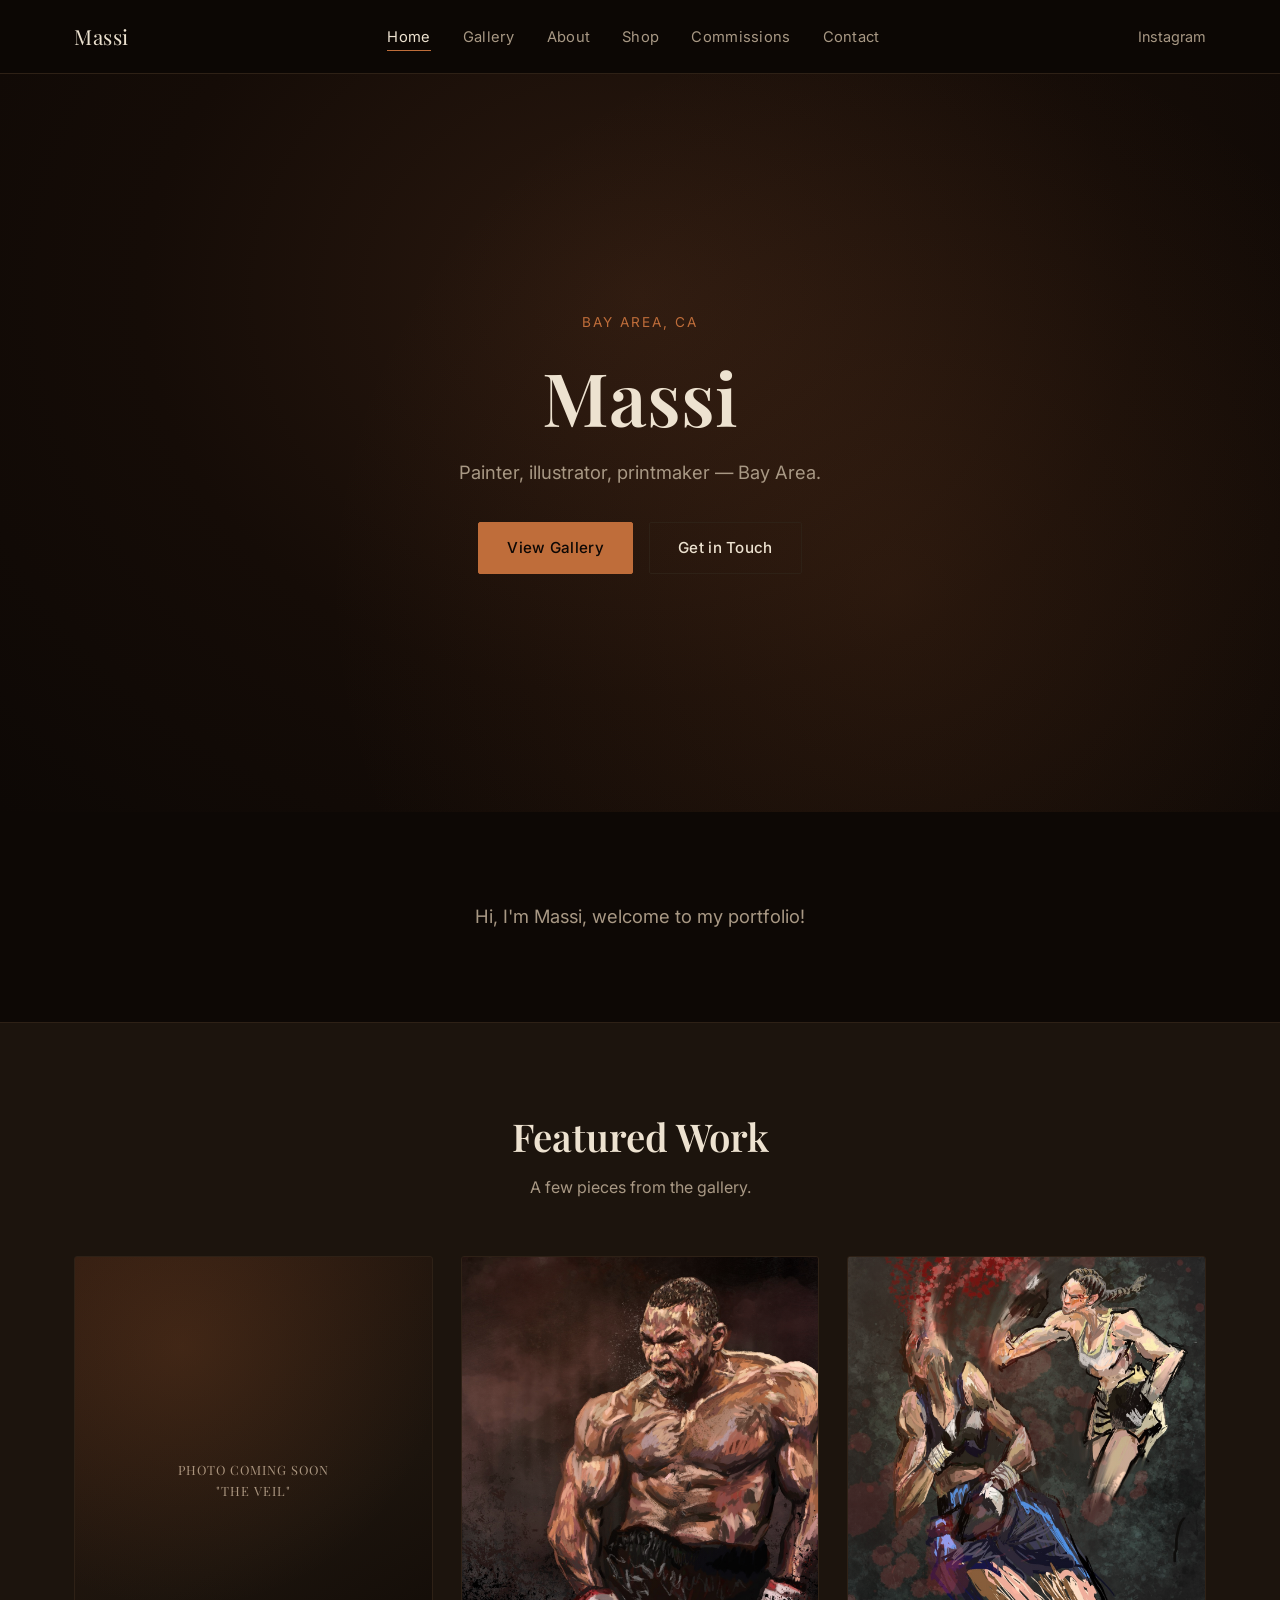
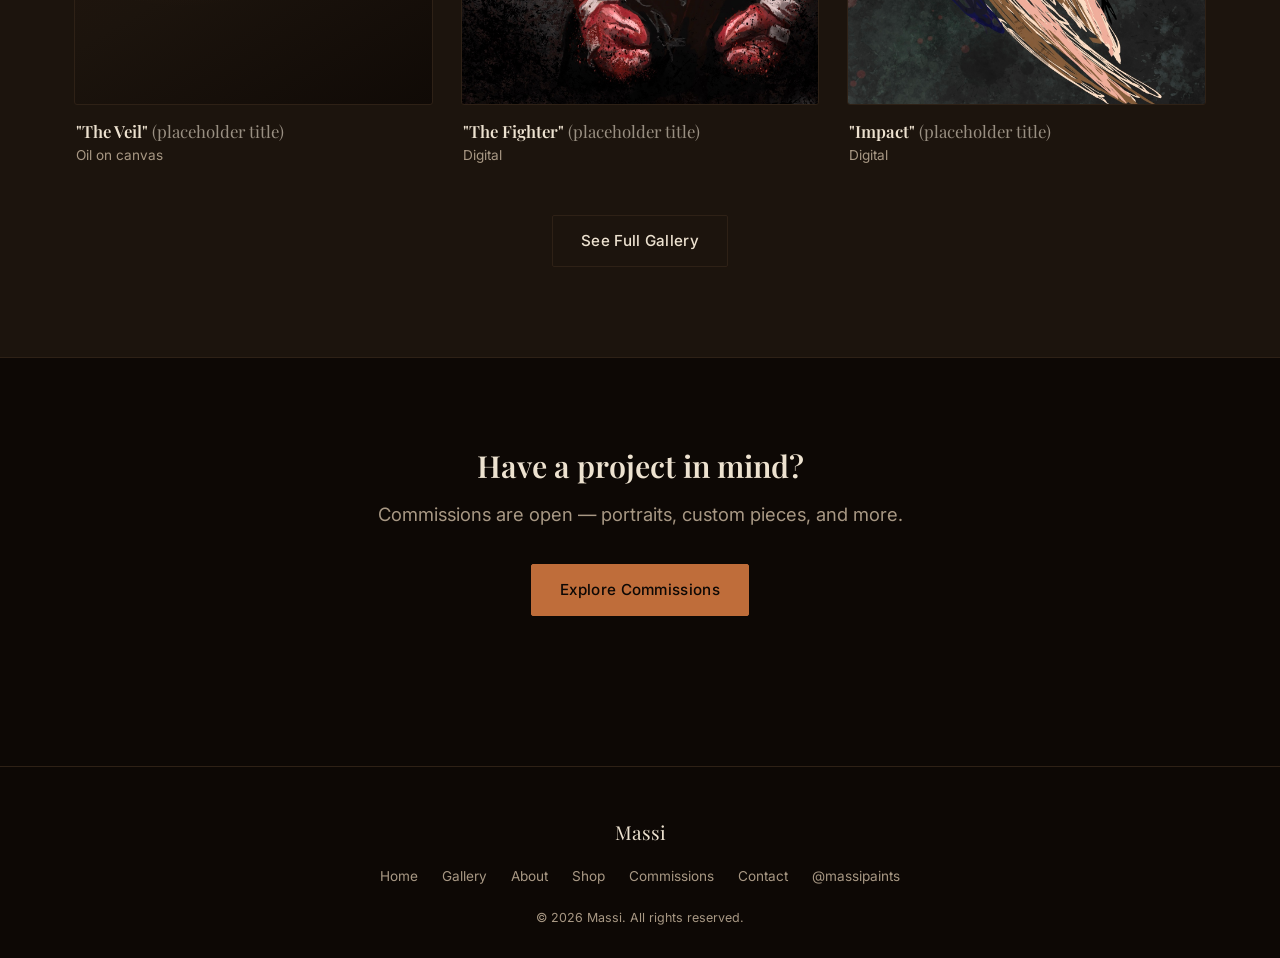
<file: index.html>
<!DOCTYPE html>
<html lang="en">
<head>
<meta charset="UTF-8">
<meta name="viewport" content="width=device-width, initial-scale=1.0">
<title>Massi — Painter &amp; Digital Artist</title>
<meta name="description" content="Massi is a painter and digital artist based in the Bay Area. Dark, cinematic, figurative oil paintings and digital illustration.">
<link rel="preconnect" href="https://fonts.googleapis.com">
<link rel="preconnect" href="https://fonts.gstatic.com" crossorigin>
<link href="https://fonts.googleapis.com/css2?family=Playfair+Display:wght@500;600;700&family=Inter:wght@400;500;600&display=swap" rel="stylesheet">
<link rel="stylesheet" href="css/style.css">
</head>
<body>

<header class="site-header">
  <nav class="nav">
    <a href="index.html" class="nav-logo">Massi</a>
    <ul class="nav-links">
      <li><a href="index.html" class="active">Home</a></li>
      <li><a href="gallery.html">Gallery</a></li>
      <li><a href="about.html">About</a></li>
      <li><a href="shop.html">Shop</a></li>
      <li><a href="commissions.html">Commissions</a></li>
      <li><a href="contact.html">Contact</a></li>
    </ul>
    <div class="nav-social">
      <a href="https://instagram.com/massipaints" target="_blank" rel="noopener">Instagram</a>
    </div>
    <button class="nav-toggle" aria-label="Toggle menu"><span></span><span></span><span></span></button>
  </nav>
</header>

<section class="hero">
  <div class="hero-content">
    <div class="hero-eyebrow">Bay Area, CA</div>
    <h1>Massi</h1>
    <p>Painter, illustrator, printmaker — Bay Area.</p>
    <div class="hero-actions">
      <a href="gallery.html" class="btn btn-primary">View Gallery</a>
      <a href="contact.html" class="btn btn-outline">Get in Touch</a>
    </div>
  </div>
</section>

<section>
  <div class="container">
    <p class="welcome-text">
      Hi, I'm Massi, welcome to my portfolio!
    </p>
  </div>
</section>

<section style="background:var(--surface); border-top:1px solid var(--border); border-bottom:1px solid var(--border);">
  <div class="container">
    <div class="section-intro">
      <h2>Featured Work</h2>
      <p>A few pieces from the gallery.</p>
    </div>
    <div class="gallery-grid">

      <a href="gallery.html" class="gallery-card" style="cursor:pointer;">
        <div class="art-tile"><div class="art-tile-icon">Photo coming soon<br>"The Veil"</div></div>
        <div class="gallery-card-info">
          <h3>"The Veil" <span style="font-weight:400; opacity:.6;">(placeholder title)</span></h3>
          <p>Oil on canvas</p>
        </div>
      </a>

      <a href="gallery.html" class="gallery-card" style="cursor:pointer;">
        <div class="art-tile"><img src="images/the-fighter.jpg" alt="&quot;The Fighter&quot; — digital painting of a boxer"></div>
        <div class="gallery-card-info">
          <h3>"The Fighter" <span style="font-weight:400; opacity:.6;">(placeholder title)</span></h3>
          <p>Digital</p>
        </div>
      </a>

      <a href="gallery.html" class="gallery-card" style="cursor:pointer;">
        <div class="art-tile"><img src="images/impact.jpg" alt="&quot;Impact&quot; — digital painting of two boxers in action"></div>
        <div class="gallery-card-info">
          <h3>"Impact" <span style="font-weight:400; opacity:.6;">(placeholder title)</span></h3>
          <p>Digital</p>
        </div>
      </a>

    </div>
    <div style="text-align:center; margin-top:48px;">
      <a href="gallery.html" class="btn btn-outline">See Full Gallery</a>
    </div>
  </div>
</section>

<section>
  <div class="container" style="text-align:center;">
    <h2 style="font-size:1.9rem; margin-bottom:16px;">Have a project in mind?</h2>
    <p class="welcome-text" style="margin-bottom:34px;">Commissions are open — portraits, custom pieces, and more.</p>
    <a href="commissions.html" class="btn btn-primary">Explore Commissions</a>
  </div>
</section>

<footer class="site-footer">
  <div class="footer-name">Massi</div>
  <div class="footer-links">
    <a href="index.html">Home</a>
    <a href="gallery.html">Gallery</a>
    <a href="about.html">About</a>
    <a href="shop.html">Shop</a>
    <a href="commissions.html">Commissions</a>
    <a href="contact.html">Contact</a>
    <a href="https://instagram.com/massipaints" target="_blank" rel="noopener">@massipaints</a>
  </div>
  <div class="footer-copy">&copy; 2026 Massi. All rights reserved.</div>
</footer>
<script src="js/main.js"></script>
</body>
</html>
</file>
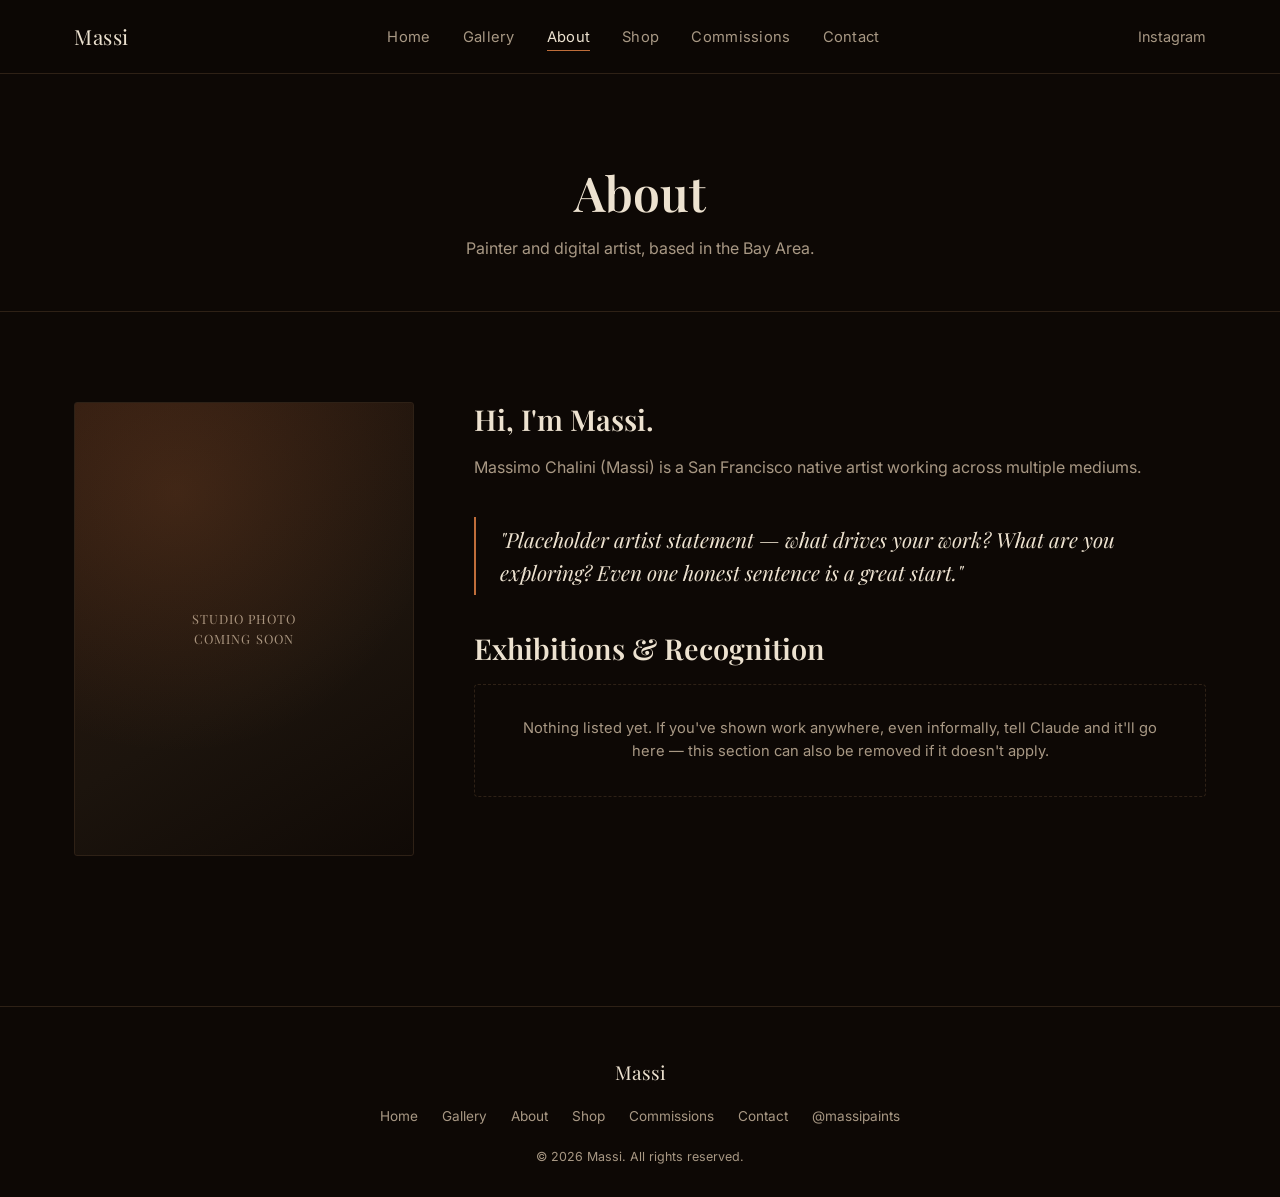
<file: about.html>
<!DOCTYPE html>
<html lang="en">
<head>
<meta charset="UTF-8">
<meta name="viewport" content="width=device-width, initial-scale=1.0">
<title>About — Massi</title>
<meta name="description" content="About Massi, painter and digital artist based in the Bay Area.">
<link rel="preconnect" href="https://fonts.googleapis.com">
<link rel="preconnect" href="https://fonts.gstatic.com" crossorigin>
<link href="https://fonts.googleapis.com/css2?family=Playfair+Display:wght@500;600;700&family=Inter:wght@400;500;600&display=swap" rel="stylesheet">
<link rel="stylesheet" href="css/style.css">
</head>
<body>

<header class="site-header">
  <nav class="nav">
    <a href="index.html" class="nav-logo">Massi</a>
    <ul class="nav-links">
      <li><a href="index.html">Home</a></li>
      <li><a href="gallery.html">Gallery</a></li>
      <li><a href="about.html" class="active">About</a></li>
      <li><a href="shop.html">Shop</a></li>
      <li><a href="commissions.html">Commissions</a></li>
      <li><a href="contact.html">Contact</a></li>
    </ul>
    <div class="nav-social">
      <a href="https://instagram.com/massipaints" target="_blank" rel="noopener">Instagram</a>
    </div>
    <button class="nav-toggle" aria-label="Toggle menu"><span></span><span></span><span></span></button>
  </nav>
</header>

<div class="page-header">
  <h1>About</h1>
  <p>Painter and digital artist, based in the Bay Area.</p>
</div>

<section>
  <div class="container">
    <div class="about-layout">

      <div class="about-photo">
        <div class="art-tile"><div class="art-tile-icon">Studio photo<br>coming soon</div></div>
      </div>

      <div class="about-content">
        <h2>Hi, I'm Massi.</h2>
        <p>
          Massimo Chalini (Massi) is a San Francisco native artist working across multiple mediums.
        </p>

        <div class="statement-block">
          "Placeholder artist statement — what drives your work? What are you exploring? Even one
          honest sentence is a great start."
        </div>

        <h2 style="margin-top:10px;">Exhibitions &amp; Recognition</h2>
        <div class="empty-state">
          Nothing listed yet. If you've shown work anywhere, even informally, tell Claude and it'll
          go here — this section can also be removed if it doesn't apply.
        </div>
      </div>

    </div>
  </div>
</section>

<footer class="site-footer">
  <div class="footer-name">Massi</div>
  <div class="footer-links">
    <a href="index.html">Home</a>
    <a href="gallery.html">Gallery</a>
    <a href="about.html">About</a>
    <a href="shop.html">Shop</a>
    <a href="commissions.html">Commissions</a>
    <a href="contact.html">Contact</a>
    <a href="https://instagram.com/massipaints" target="_blank" rel="noopener">@massipaints</a>
  </div>
  <div class="footer-copy">&copy; 2026 Massi. All rights reserved.</div>
</footer>
<script src="js/main.js"></script>
</body>
</html>
</file>
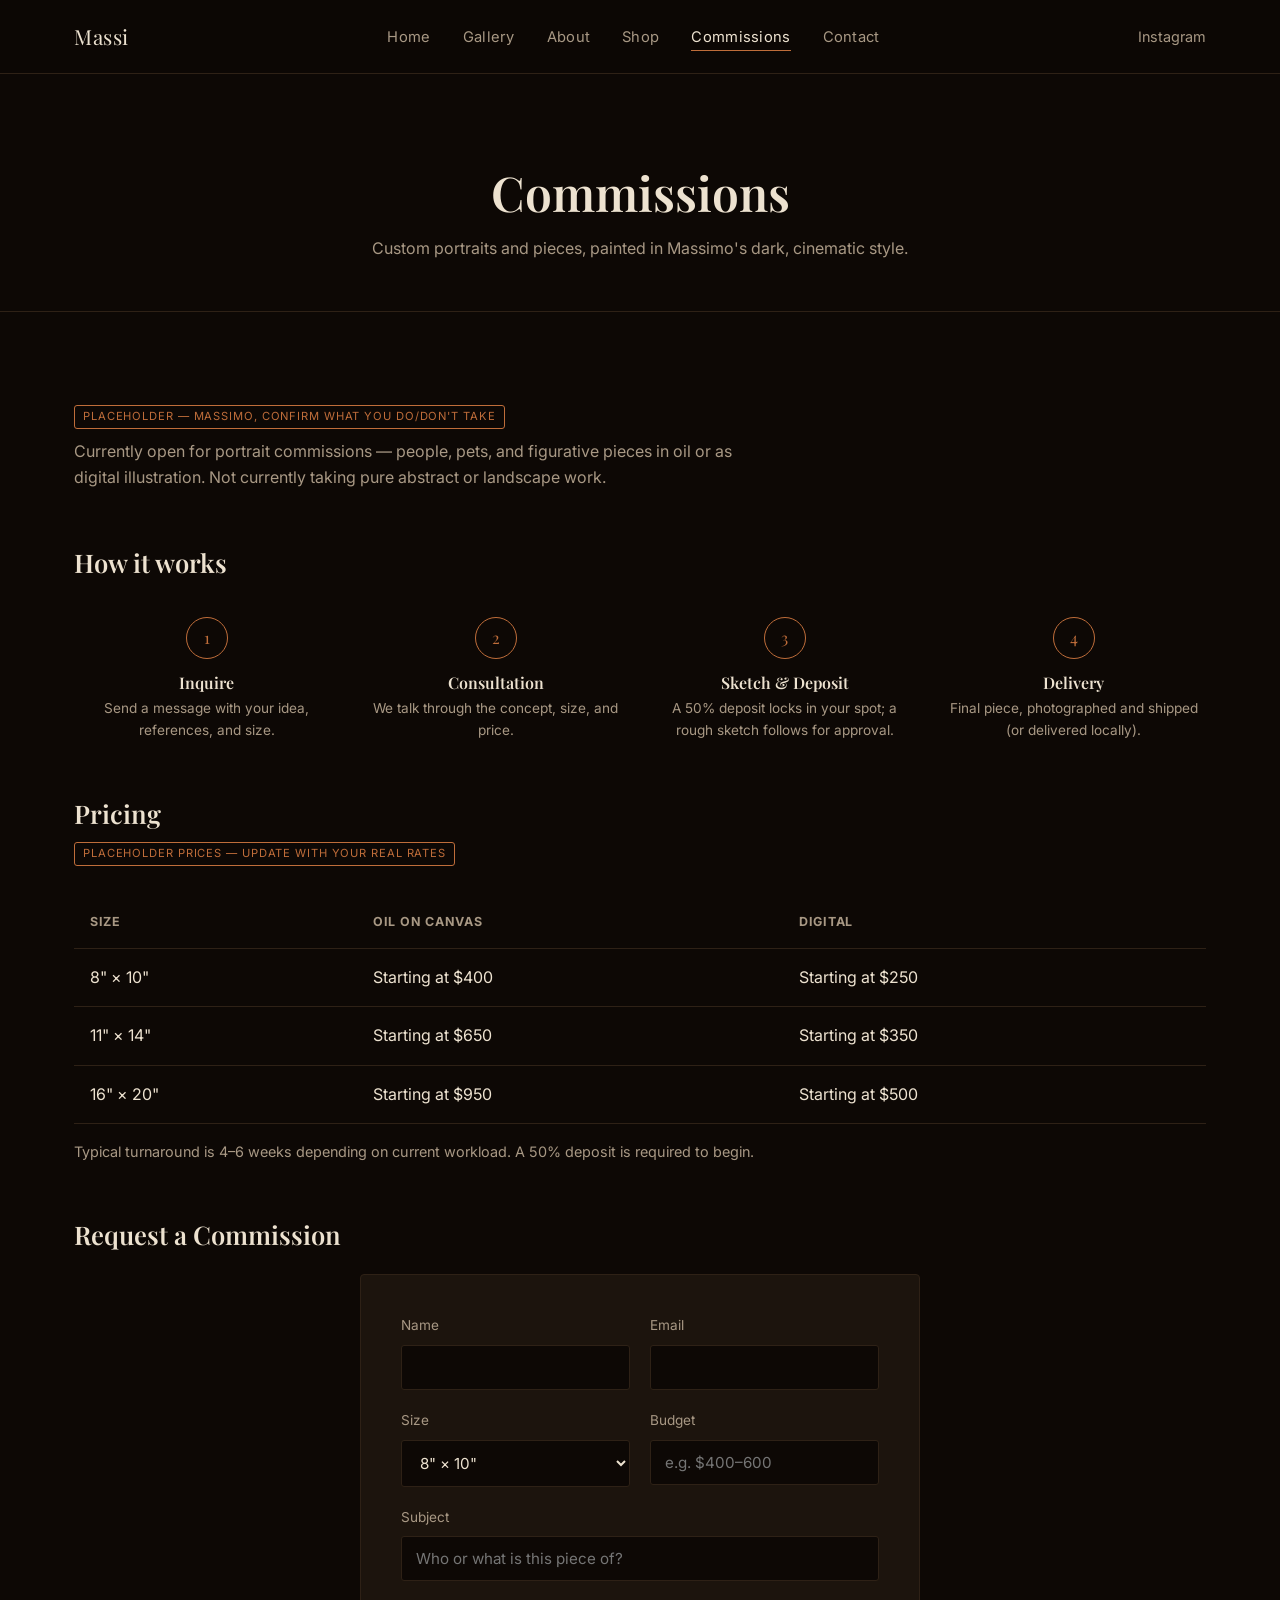
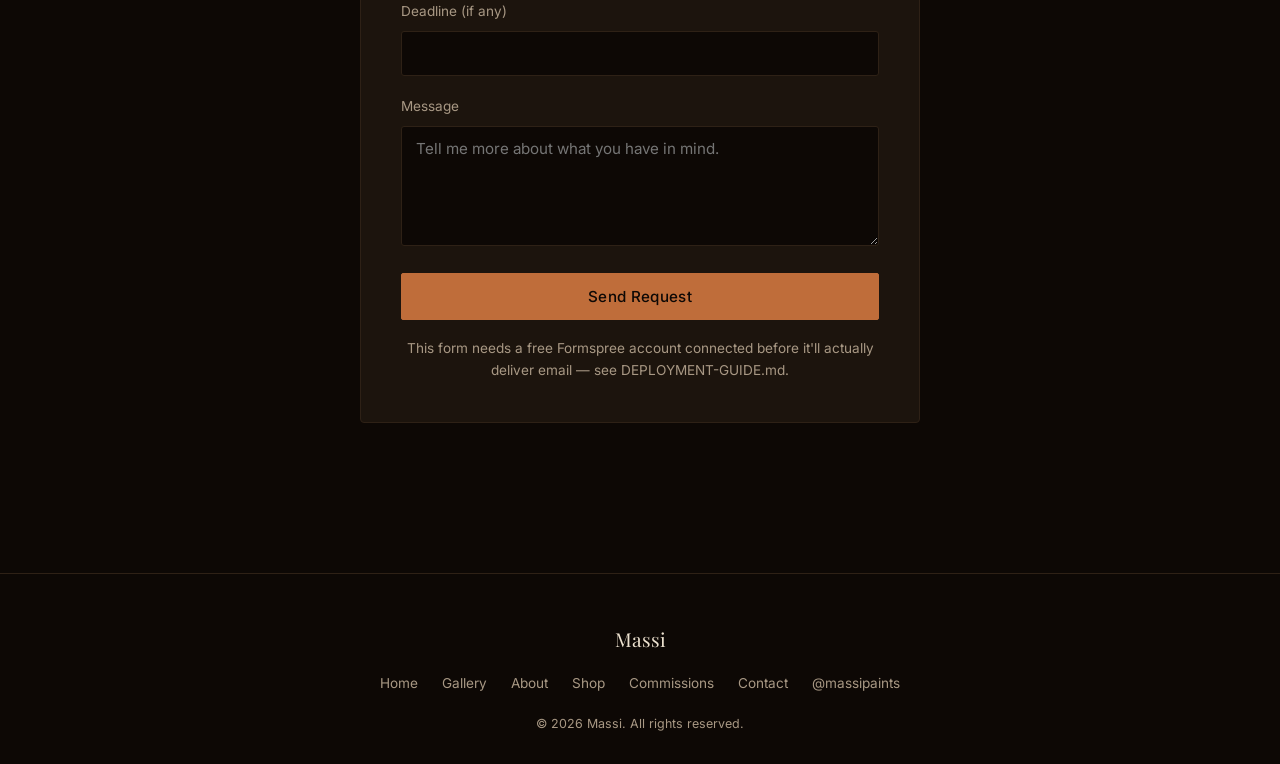
<file: commissions.html>
<!DOCTYPE html>
<html lang="en">
<head>
<meta charset="UTF-8">
<meta name="viewport" content="width=device-width, initial-scale=1.0">
<title>Commissions — Massi</title>
<meta name="description" content="Commission a portrait or custom piece from Massi.">
<link rel="preconnect" href="https://fonts.googleapis.com">
<link rel="preconnect" href="https://fonts.gstatic.com" crossorigin>
<link href="https://fonts.googleapis.com/css2?family=Playfair+Display:wght@500;600;700&family=Inter:wght@400;500;600&display=swap" rel="stylesheet">
<link rel="stylesheet" href="css/style.css">
</head>
<body>

<header class="site-header">
  <nav class="nav">
    <a href="index.html" class="nav-logo">Massi</a>
    <ul class="nav-links">
      <li><a href="index.html">Home</a></li>
      <li><a href="gallery.html">Gallery</a></li>
      <li><a href="about.html">About</a></li>
      <li><a href="shop.html">Shop</a></li>
      <li><a href="commissions.html" class="active">Commissions</a></li>
      <li><a href="contact.html">Contact</a></li>
    </ul>
    <div class="nav-social">
      <a href="https://instagram.com/massipaints" target="_blank" rel="noopener">Instagram</a>
    </div>
    <button class="nav-toggle" aria-label="Toggle menu"><span></span><span></span><span></span></button>
  </nav>
</header>

<div class="page-header">
  <h1>Commissions</h1>
  <p>Custom portraits and pieces, painted in Massimo's dark, cinematic style.</p>
</div>

<section>
  <div class="container">
    <span class="placeholder-flag">Placeholder — Massimo, confirm what you do/don't take</span>
    <p style="color:var(--text-muted-solid); max-width:680px; margin-bottom:10px;">
      Currently open for portrait commissions — people, pets, and figurative pieces in oil or as
      digital illustration. Not currently taking pure abstract or landscape work.
    </p>

    <h2 style="margin-top:56px; margin-bottom:10px; font-size:1.6rem;">How it works</h2>
    <div class="steps">
      <div class="step">
        <div class="step-number">1</div>
        <h4>Inquire</h4>
        <p>Send a message with your idea, references, and size.</p>
      </div>
      <div class="step">
        <div class="step-number">2</div>
        <h4>Consultation</h4>
        <p>We talk through the concept, size, and price.</p>
      </div>
      <div class="step">
        <div class="step-number">3</div>
        <h4>Sketch &amp; Deposit</h4>
        <p>A 50% deposit locks in your spot; a rough sketch follows for approval.</p>
      </div>
      <div class="step">
        <div class="step-number">4</div>
        <h4>Delivery</h4>
        <p>Final piece, photographed and shipped (or delivered locally).</p>
      </div>
    </div>

    <h2 style="margin-top:56px; margin-bottom:10px; font-size:1.6rem;">Pricing</h2>
    <span class="placeholder-flag">Placeholder prices — update with your real rates</span>
    <table class="price-table">
      <thead>
        <tr><th>Size</th><th>Oil on Canvas</th><th>Digital</th></tr>
      </thead>
      <tbody>
        <tr><td>8" × 10"</td><td>Starting at $400</td><td>Starting at $250</td></tr>
        <tr><td>11" × 14"</td><td>Starting at $650</td><td>Starting at $350</td></tr>
        <tr><td>16" × 20"</td><td>Starting at $950</td><td>Starting at $500</td></tr>
      </tbody>
    </table>
    <p style="color:var(--text-muted-solid); font-size:0.9rem; margin-top:16px;">
      Typical turnaround is 4–6 weeks depending on current workload. A 50% deposit is required to
      begin.
    </p>

    <h2 style="margin-top:56px; margin-bottom:24px; font-size:1.6rem;">Request a Commission</h2>
    <div class="form-card">
      <!-- Replace YOUR_FORM_ID with your real Formspree form ID -->
      <form action="https://formspree.io/f/YOUR_FORM_ID" method="POST">
        <div class="form-two-col">
          <div class="form-row">
            <label for="c-name">Name</label>
            <input type="text" id="c-name" name="name" required>
          </div>
          <div class="form-row">
            <label for="c-email">Email</label>
            <input type="email" id="c-email" name="email" required>
          </div>
        </div>
        <div class="form-two-col">
          <div class="form-row">
            <label for="c-size">Size</label>
            <select id="c-size" name="size">
              <option>8" × 10"</option>
              <option>11" × 14"</option>
              <option>16" × 20"</option>
              <option>Other / not sure</option>
            </select>
          </div>
          <div class="form-row">
            <label for="c-budget">Budget</label>
            <input type="text" id="c-budget" name="budget" placeholder="e.g. $400–600">
          </div>
        </div>
        <div class="form-row">
          <label for="c-subject">Subject</label>
          <input type="text" id="c-subject" name="subject" placeholder="Who or what is this piece of?">
        </div>
        <div class="form-row">
          <label for="c-deadline">Deadline (if any)</label>
          <input type="text" id="c-deadline" name="deadline">
        </div>
        <div class="form-row">
          <label for="c-message">Message</label>
          <textarea id="c-message" name="message" placeholder="Tell me more about what you have in mind." required></textarea>
        </div>
        <button type="submit" class="btn btn-primary" style="width:100%;">Send Request</button>
      </form>
      <p class="form-note">This form needs a free Formspree account connected before it'll actually deliver email — see DEPLOYMENT-GUIDE.md.</p>
    </div>
  </div>
</section>

<footer class="site-footer">
  <div class="footer-name">Massi</div>
  <div class="footer-links">
    <a href="index.html">Home</a>
    <a href="gallery.html">Gallery</a>
    <a href="about.html">About</a>
    <a href="shop.html">Shop</a>
    <a href="commissions.html">Commissions</a>
    <a href="contact.html">Contact</a>
    <a href="https://instagram.com/massipaints" target="_blank" rel="noopener">@massipaints</a>
  </div>
  <div class="footer-copy">&copy; 2026 Massi. All rights reserved.</div>
</footer>
<script src="js/main.js"></script>
</body>
</html>
</file>
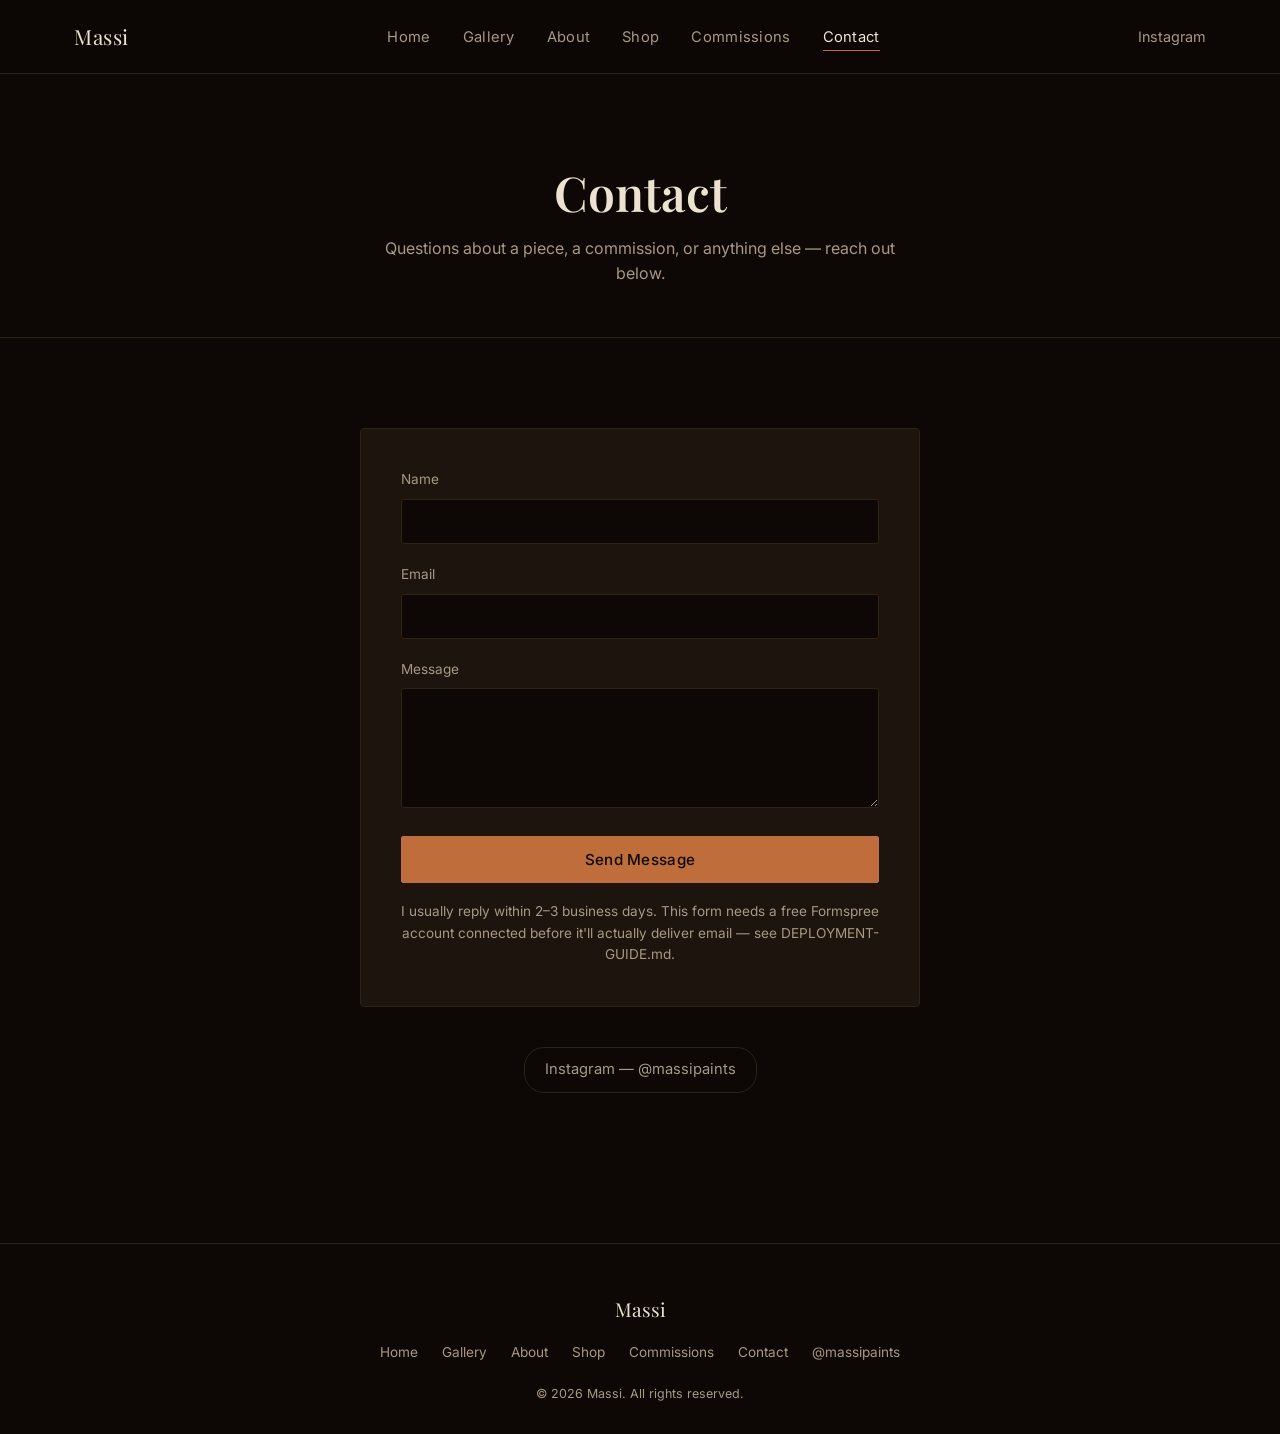
<file: contact.html>
<!DOCTYPE html>
<html lang="en">
<head>
<meta charset="UTF-8">
<meta name="viewport" content="width=device-width, initial-scale=1.0">
<title>Contact — Massi</title>
<meta name="description" content="Get in touch with Massi.">
<link rel="preconnect" href="https://fonts.googleapis.com">
<link rel="preconnect" href="https://fonts.gstatic.com" crossorigin>
<link href="https://fonts.googleapis.com/css2?family=Playfair+Display:wght@500;600;700&family=Inter:wght@400;500;600&display=swap" rel="stylesheet">
<link rel="stylesheet" href="css/style.css">
</head>
<body>

<header class="site-header">
  <nav class="nav">
    <a href="index.html" class="nav-logo">Massi</a>
    <ul class="nav-links">
      <li><a href="index.html">Home</a></li>
      <li><a href="gallery.html">Gallery</a></li>
      <li><a href="about.html">About</a></li>
      <li><a href="shop.html">Shop</a></li>
      <li><a href="commissions.html">Commissions</a></li>
      <li><a href="contact.html" class="active">Contact</a></li>
    </ul>
    <div class="nav-social">
      <a href="https://instagram.com/massipaints" target="_blank" rel="noopener">Instagram</a>
    </div>
    <button class="nav-toggle" aria-label="Toggle menu"><span></span><span></span><span></span></button>
  </nav>
</header>

<div class="page-header">
  <h1>Contact</h1>
  <p>Questions about a piece, a commission, or anything else — reach out below.</p>
</div>

<section>
  <div class="container">
    <div class="form-card">
      <!-- Replace YOUR_FORM_ID with your real Formspree form ID -->
      <form action="https://formspree.io/f/YOUR_FORM_ID" method="POST">
        <div class="form-row">
          <label for="name">Name</label>
          <input type="text" id="name" name="name" required>
        </div>
        <div class="form-row">
          <label for="email">Email</label>
          <input type="email" id="email" name="email" required>
        </div>
        <div class="form-row">
          <label for="message">Message</label>
          <textarea id="message" name="message" required></textarea>
        </div>
        <button type="submit" class="btn btn-primary" style="width:100%;">Send Message</button>
      </form>
      <p class="form-note">I usually reply within 2–3 business days. This form needs a free Formspree account connected before it'll actually deliver email — see DEPLOYMENT-GUIDE.md.</p>
    </div>

    <div class="contact-social">
      <a href="https://instagram.com/massipaints" target="_blank" rel="noopener">Instagram — @massipaints</a>
    </div>
  </div>
</section>

<footer class="site-footer">
  <div class="footer-name">Massi</div>
  <div class="footer-links">
    <a href="index.html">Home</a>
    <a href="gallery.html">Gallery</a>
    <a href="about.html">About</a>
    <a href="shop.html">Shop</a>
    <a href="commissions.html">Commissions</a>
    <a href="contact.html">Contact</a>
    <a href="https://instagram.com/massipaints" target="_blank" rel="noopener">@massipaints</a>
  </div>
  <div class="footer-copy">&copy; 2026 Massi. All rights reserved.</div>
</footer>
<script src="js/main.js"></script>
</body>
</html>
</file>
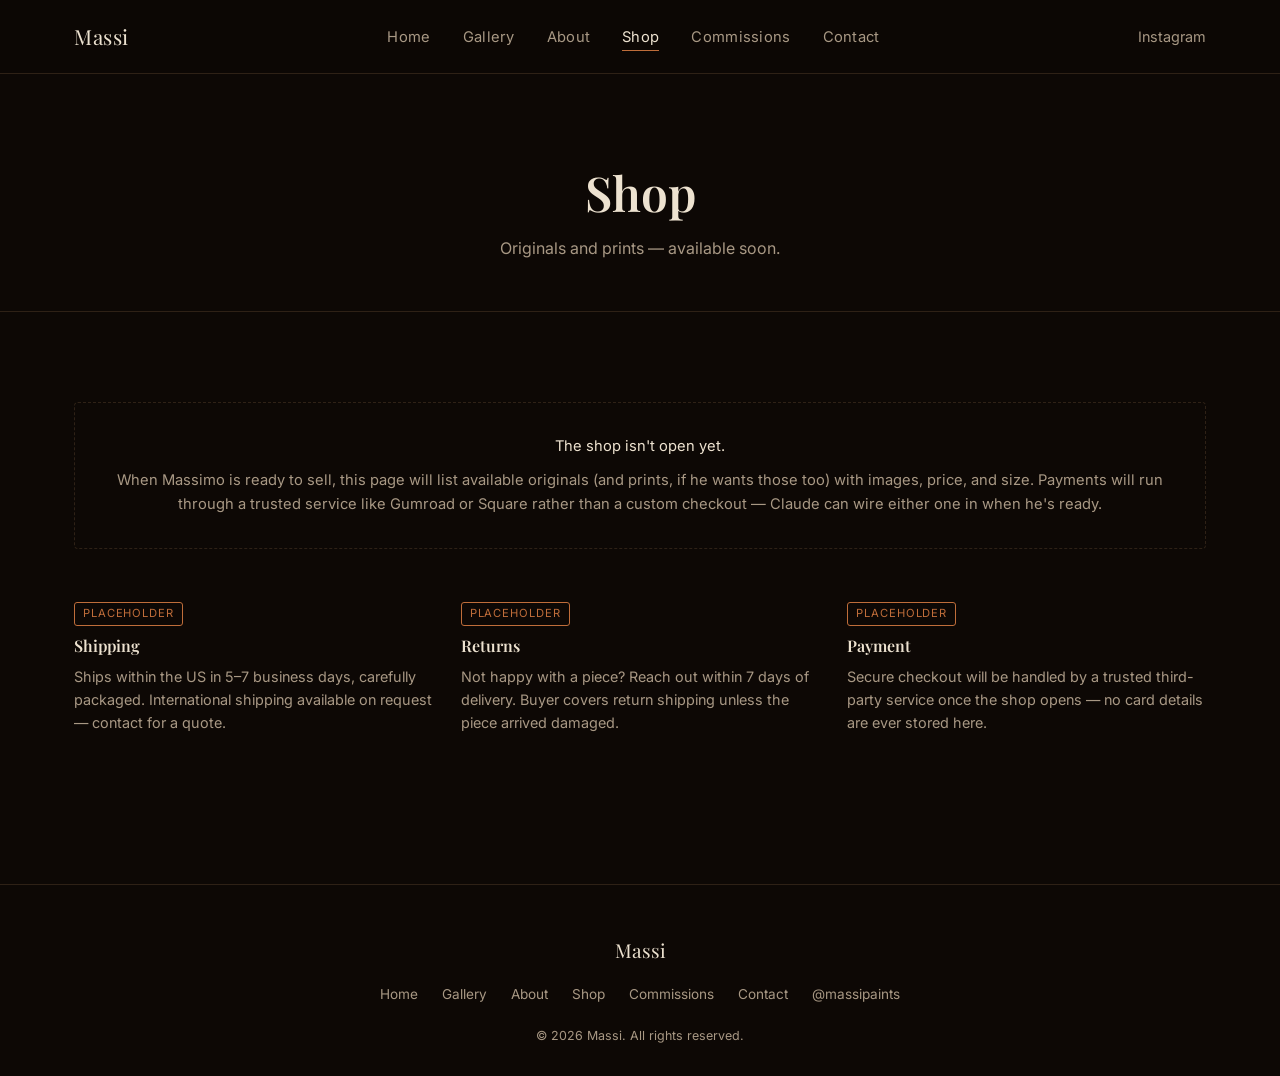
<file: shop.html>
<!DOCTYPE html>
<html lang="en">
<head>
<meta charset="UTF-8">
<meta name="viewport" content="width=device-width, initial-scale=1.0">
<title>Shop — Massi</title>
<meta name="description" content="Original paintings and prints by Massi.">
<link rel="preconnect" href="https://fonts.googleapis.com">
<link rel="preconnect" href="https://fonts.gstatic.com" crossorigin>
<link href="https://fonts.googleapis.com/css2?family=Playfair+Display:wght@500;600;700&family=Inter:wght@400;500;600&display=swap" rel="stylesheet">
<link rel="stylesheet" href="css/style.css">
</head>
<body>

<header class="site-header">
  <nav class="nav">
    <a href="index.html" class="nav-logo">Massi</a>
    <ul class="nav-links">
      <li><a href="index.html">Home</a></li>
      <li><a href="gallery.html">Gallery</a></li>
      <li><a href="about.html">About</a></li>
      <li><a href="shop.html" class="active">Shop</a></li>
      <li><a href="commissions.html">Commissions</a></li>
      <li><a href="contact.html">Contact</a></li>
    </ul>
    <div class="nav-social">
      <a href="https://instagram.com/massipaints" target="_blank" rel="noopener">Instagram</a>
    </div>
    <button class="nav-toggle" aria-label="Toggle menu"><span></span><span></span><span></span></button>
  </nav>
</header>

<div class="page-header">
  <h1>Shop</h1>
  <p>Originals and prints — available soon.</p>
</div>

<section>
  <div class="container">
    <div class="empty-state">
      <p style="margin-bottom:10px; color:var(--text);">The shop isn't open yet.</p>
      <p>
        When Massimo is ready to sell, this page will list available originals (and prints, if he
        wants those too) with images, price, and size. Payments will run through a trusted service
        like Gumroad or Square rather than a custom checkout — Claude can wire either one in when
        he's ready.
      </p>
    </div>

    <div class="policy-grid">
      <div class="policy-card">
        <span class="placeholder-flag">Placeholder</span>
        <h4>Shipping</h4>
        <p>Ships within the US in 5–7 business days, carefully packaged. International shipping available on request — contact for a quote.</p>
      </div>
      <div class="policy-card">
        <span class="placeholder-flag">Placeholder</span>
        <h4>Returns</h4>
        <p>Not happy with a piece? Reach out within 7 days of delivery. Buyer covers return shipping unless the piece arrived damaged.</p>
      </div>
      <div class="policy-card">
        <span class="placeholder-flag">Placeholder</span>
        <h4>Payment</h4>
        <p>Secure checkout will be handled by a trusted third-party service once the shop opens — no card details are ever stored here.</p>
      </div>
    </div>
  </div>
</section>

<footer class="site-footer">
  <div class="footer-name">Massi</div>
  <div class="footer-links">
    <a href="index.html">Home</a>
    <a href="gallery.html">Gallery</a>
    <a href="about.html">About</a>
    <a href="shop.html">Shop</a>
    <a href="commissions.html">Commissions</a>
    <a href="contact.html">Contact</a>
    <a href="https://instagram.com/massipaints" target="_blank" rel="noopener">@massipaints</a>
  </div>
  <div class="footer-copy">&copy; 2026 Massi. All rights reserved.</div>
</footer>
<script src="js/main.js"></script>
</body>
</html>
</file>
<file: css/style.css>
/* ==========================================================================
   Massimo Chalini — Artist Website
   Palette pulled directly from the paintings:
   background #0d0805, surface #1c140d, accent #bf6d3a, text #ede2d0
   ========================================================================== */

:root {
  --bg: #0d0805;
  --surface: #1c140d;
  --surface-hover: #251a10;
  --accent: #bf6d3a;
  --accent-soft: rgba(191, 109, 58, 0.15);
  --text: #ede2d0;
  --text-muted: #a8988497;
  --text-muted-solid: #a89884;
  --border: #2e2116;
  --font-heading: 'Playfair Display', Georgia, serif;
  --font-body: 'Inter', -apple-system, BlinkMacSystemFont, sans-serif;
  --max-width: 1180px;
}

* { box-sizing: border-box; margin: 0; padding: 0; }

html { scroll-behavior: smooth; }

body {
  background: var(--bg);
  color: var(--text);
  font-family: var(--font-body);
  line-height: 1.6;
  -webkit-font-smoothing: antialiased;
}

img { max-width: 100%; display: block; }

a { color: inherit; text-decoration: none; }

h1, h2, h3, h4 {
  font-family: var(--font-heading);
  font-weight: 600;
  line-height: 1.2;
}

.container {
  max-width: var(--max-width);
  margin: 0 auto;
  padding: 0 24px;
}

.placeholder-flag {
  display: inline-block;
  font-family: var(--font-body);
  font-size: 0.7rem;
  letter-spacing: 0.08em;
  text-transform: uppercase;
  color: var(--accent);
  border: 1px solid var(--accent);
  border-radius: 3px;
  padding: 2px 8px;
  margin-bottom: 10px;
}

/* ---------- Buttons ---------- */

.btn {
  display: inline-block;
  padding: 13px 28px;
  border-radius: 2px;
  font-family: var(--font-body);
  font-size: 0.95rem;
  font-weight: 500;
  letter-spacing: 0.02em;
  cursor: pointer;
  transition: all 0.25s ease;
  border: 1px solid transparent;
}

.btn-primary {
  background: var(--accent);
  color: #0d0805;
  border-color: var(--accent);
}
.btn-primary:hover { background: #d3803f; border-color: #d3803f; }

.btn-outline {
  background: transparent;
  color: var(--text);
  border-color: var(--border);
}
.btn-outline:hover { border-color: var(--accent); color: var(--accent); }

/* ---------- Nav ---------- */

.site-header {
  position: sticky;
  top: 0;
  z-index: 100;
  background: rgba(13, 8, 5, 0.9);
  backdrop-filter: blur(8px);
  border-bottom: 1px solid var(--border);
}

.nav {
  display: flex;
  align-items: center;
  justify-content: space-between;
  padding: 20px 24px;
  max-width: var(--max-width);
  margin: 0 auto;
}

.nav-logo {
  font-family: var(--font-heading);
  font-size: 1.3rem;
  letter-spacing: 0.03em;
}

.nav-links {
  display: flex;
  gap: 32px;
  list-style: none;
}

.nav-links a {
  font-size: 0.92rem;
  letter-spacing: 0.02em;
  color: var(--text-muted-solid);
  transition: color 0.2s ease;
  padding-bottom: 4px;
  border-bottom: 1px solid transparent;
}

.nav-links a:hover,
.nav-links a.active {
  color: var(--text);
  border-bottom-color: var(--accent);
}

.nav-social a {
  color: var(--text-muted-solid);
  font-size: 0.9rem;
}
.nav-social a:hover { color: var(--accent); }

.nav-toggle {
  display: none;
  flex-direction: column;
  gap: 5px;
  background: none;
  border: none;
  cursor: pointer;
  padding: 4px;
}
.nav-toggle span {
  width: 24px;
  height: 2px;
  background: var(--text);
  display: block;
}

/* ---------- Hero ---------- */

.hero {
  min-height: 82vh;
  display: flex;
  align-items: center;
  justify-content: center;
  text-align: center;
  position: relative;
  background: radial-gradient(ellipse at 50% 30%, #2b190f 0%, #150c07 55%, #0d0805 100%);
  padding: 60px 24px;
  overflow: hidden;
}

.hero::before {
  content: "";
  position: absolute;
  inset: 0;
  background: radial-gradient(circle at 70% 70%, rgba(191, 109, 58, 0.12), transparent 55%);
}

.hero-content { position: relative; max-width: 700px; }

.hero-eyebrow {
  color: var(--accent);
  font-size: 0.85rem;
  letter-spacing: 0.15em;
  text-transform: uppercase;
  margin-bottom: 18px;
}

.hero h1 {
  font-size: clamp(2.6rem, 6vw, 4.6rem);
  margin-bottom: 18px;
}

.hero p {
  font-size: 1.15rem;
  color: var(--text-muted-solid);
  margin-bottom: 34px;
}

.hero-actions {
  display: flex;
  gap: 16px;
  justify-content: center;
  flex-wrap: wrap;
}

/* ---------- Page header (non-home pages) ---------- */

.page-header {
  padding: 90px 24px 50px;
  text-align: center;
  border-bottom: 1px solid var(--border);
}
.page-header h1 { font-size: clamp(2.2rem, 5vw, 3rem); margin-bottom: 14px; }
.page-header p { color: var(--text-muted-solid); max-width: 560px; margin: 0 auto; }

/* ---------- Sections ---------- */

section { padding: 90px 0; }

.section-intro {
  max-width: 640px;
  margin: 0 auto 56px;
  text-align: center;
}
.section-intro h2 { font-size: clamp(1.8rem, 4vw, 2.4rem); margin-bottom: 16px; }
.section-intro p { color: var(--text-muted-solid); }

.welcome-text {
  max-width: 680px;
  margin: 0 auto;
  text-align: center;
  font-size: 1.15rem;
  color: var(--text-muted-solid);
}

/* ---------- Placeholder art tile (stands in for a real photo) ---------- */

.art-tile {
  aspect-ratio: 4 / 5;
  border-radius: 3px;
  background: linear-gradient(150deg, #2b190f, #1c140d 60%, #100a06);
  border: 1px solid var(--border);
  display: flex;
  align-items: center;
  justify-content: center;
  position: relative;
  overflow: hidden;
}
.art-tile img {
  width: 100%;
  height: 100%;
  object-fit: cover;
  position: relative;
}
.art-tile::after {
  content: "";
  position: absolute;
  inset: 0;
  background: radial-gradient(circle at 30% 20%, rgba(191, 109, 58, 0.18), transparent 60%);
}
.art-tile-icon {
  position: relative;
  color: var(--text-muted-solid);
  font-family: var(--font-heading);
  font-size: 0.8rem;
  letter-spacing: 0.08em;
  text-transform: uppercase;
  text-align: center;
  padding: 20px;
}

/* ---------- Gallery grid ---------- */

.filter-bar {
  display: flex;
  gap: 10px;
  justify-content: center;
  margin-bottom: 48px;
  flex-wrap: wrap;
}
.filter-btn {
  background: transparent;
  border: 1px solid var(--border);
  color: var(--text-muted-solid);
  padding: 9px 20px;
  border-radius: 20px;
  font-family: var(--font-body);
  font-size: 0.88rem;
  cursor: pointer;
  transition: all 0.2s ease;
}
.filter-btn:hover { color: var(--text); border-color: var(--accent); }
.filter-btn.active { background: var(--accent); color: #0d0805; border-color: var(--accent); }

.gallery-grid {
  display: grid;
  grid-template-columns: repeat(3, 1fr);
  gap: 28px;
}

.gallery-card {
  cursor: pointer;
  transition: transform 0.25s ease;
}
.gallery-card:hover { transform: translateY(-4px); }
.gallery-card:hover .art-tile { border-color: var(--accent); }

.gallery-card-info { padding: 16px 2px 0; }
.gallery-card-info h3 { font-size: 1.05rem; margin-bottom: 4px; }
.gallery-card-info p { font-size: 0.85rem; color: var(--text-muted-solid); }

.badge {
  display: inline-block;
  font-size: 0.7rem;
  letter-spacing: 0.06em;
  text-transform: uppercase;
  padding: 3px 9px;
  border-radius: 20px;
  margin-top: 8px;
}
.badge-available { background: var(--accent-soft); color: var(--accent); }
.badge-sold { background: rgba(168, 152, 132, 0.15); color: var(--text-muted-solid); }

/* ---------- Modal / lightbox ---------- */

.modal-overlay {
  display: none;
  position: fixed;
  inset: 0;
  background: rgba(6, 4, 2, 0.85);
  z-index: 200;
  align-items: center;
  justify-content: center;
  padding: 24px;
}
.modal-overlay.open { display: flex; }

.modal {
  background: var(--surface);
  border: 1px solid var(--border);
  border-radius: 4px;
  max-width: 860px;
  width: 100%;
  max-height: 92vh;
  overflow-y: auto;
  display: flex;
  flex-direction: column;
  position: relative;
}

.modal .art-tile {
  aspect-ratio: auto;
  height: auto;
  min-height: 0;
  max-height: 65vh;
  border: none;
  border-radius: 0;
  background: var(--bg);
  overflow: visible;
}
.modal .art-tile img {
  width: auto;
  height: auto;
  max-width: 100%;
  max-height: 65vh;
  object-fit: contain;
}

.modal-body { padding: 20px 28px 28px; }
.modal-body h3 { font-size: 1.25rem; margin-bottom: 6px; }
.modal-body .modal-meta {
  color: var(--text-muted-solid);
  font-size: 0.85rem;
  margin-bottom: 16px;
}

.modal-variants {
  display: flex;
  flex-wrap: wrap;
  gap: 6px;
  margin-bottom: 16px;
}
.modal-variants img {
  width: 44px;
  height: 44px;
  object-fit: cover;
  border-radius: 3px;
  cursor: pointer;
  opacity: 0.6;
  border: 2px solid transparent;
  transition: opacity .15s, border-color .15s;
}
.modal-variants img:hover { opacity: 0.9; }
.modal-variants img.active { opacity: 1; border-color: var(--accent); }
.modal-close {
  position: absolute;
  top: 12px;
  right: 12px;
  background: rgba(6, 4, 2, 0.55);
  border: none;
  border-radius: 50%;
  width: 32px;
  height: 32px;
  display: flex;
  align-items: center;
  justify-content: center;
  color: var(--text);
  font-size: 1.3rem;
  cursor: pointer;
  line-height: 1;
  z-index: 1;
}
.modal-close:hover { background: rgba(6, 4, 2, 0.8); }

/* ---------- About page ---------- */

.about-layout {
  display: grid;
  grid-template-columns: 340px 1fr;
  gap: 60px;
  align-items: start;
}

.about-photo .art-tile { aspect-ratio: 3 / 4; }

.about-content h2 { font-size: 1.8rem; margin-bottom: 18px; }
.about-content p { color: var(--text-muted-solid); margin-bottom: 18px; }

.statement-block {
  border-left: 2px solid var(--accent);
  padding: 6px 0 6px 24px;
  margin: 36px 0;
  font-family: var(--font-heading);
  font-size: 1.3rem;
  font-style: italic;
  color: var(--text);
}

.empty-state {
  border: 1px dashed var(--border);
  border-radius: 4px;
  padding: 32px;
  text-align: center;
  color: var(--text-muted-solid);
  font-size: 0.92rem;
}

/* ---------- Tables (pricing) ---------- */

.price-table {
  width: 100%;
  border-collapse: collapse;
  margin: 20px 0 8px;
}
.price-table th, .price-table td {
  text-align: left;
  padding: 16px;
  border-bottom: 1px solid var(--border);
}
.price-table th {
  font-family: var(--font-body);
  font-size: 0.78rem;
  letter-spacing: 0.06em;
  text-transform: uppercase;
  color: var(--text-muted-solid);
}

/* ---------- Process steps ---------- */

.steps {
  display: grid;
  grid-template-columns: repeat(4, 1fr);
  gap: 24px;
  margin: 40px 0;
}
.step { text-align: center; }
.step-number {
  width: 42px; height: 42px;
  border: 1px solid var(--accent);
  color: var(--accent);
  border-radius: 50%;
  display: flex; align-items: center; justify-content: center;
  font-family: var(--font-heading);
  margin: 0 auto 14px;
}
.step h4 { font-size: 1rem; margin-bottom: 6px; }
.step p { font-size: 0.85rem; color: var(--text-muted-solid); }

/* ---------- Forms ---------- */

.form-card {
  max-width: 560px;
  margin: 0 auto;
  background: var(--surface);
  border: 1px solid var(--border);
  border-radius: 4px;
  padding: 40px;
}

.form-row { margin-bottom: 20px; }
.form-row label {
  display: block;
  font-size: 0.85rem;
  color: var(--text-muted-solid);
  margin-bottom: 8px;
}
.form-row input,
.form-row select,
.form-row textarea {
  width: 100%;
  background: var(--bg);
  border: 1px solid var(--border);
  color: var(--text);
  padding: 12px 14px;
  border-radius: 3px;
  font-family: var(--font-body);
  font-size: 0.95rem;
}
.form-row input:focus,
.form-row select:focus,
.form-row textarea:focus {
  outline: none;
  border-color: var(--accent);
}
.form-row textarea { resize: vertical; min-height: 120px; }
.form-two-col { display: grid; grid-template-columns: 1fr 1fr; gap: 20px; }

.form-note {
  font-size: 0.85rem;
  color: var(--text-muted-solid);
  text-align: center;
  margin-top: 18px;
}

.contact-social {
  display: flex;
  justify-content: center;
  gap: 20px;
  margin-top: 40px;
}
.contact-social a {
  color: var(--text-muted-solid);
  font-size: 0.92rem;
  border: 1px solid var(--border);
  padding: 10px 20px;
  border-radius: 20px;
  transition: all 0.2s ease;
}
.contact-social a:hover { color: var(--accent); border-color: var(--accent); }

/* ---------- Shop ---------- */

.policy-grid {
  display: grid;
  grid-template-columns: repeat(3, 1fr);
  gap: 28px;
  margin-top: 50px;
}
.policy-card h4 { margin-bottom: 10px; font-size: 1rem; }
.policy-card p { color: var(--text-muted-solid); font-size: 0.9rem; }

/* ---------- Footer ---------- */

.site-footer {
  border-top: 1px solid var(--border);
  padding: 50px 24px 30px;
  text-align: center;
  margin-top: 60px;
}
.site-footer .footer-name {
  font-family: var(--font-heading);
  font-size: 1.2rem;
  margin-bottom: 10px;
}
.site-footer .footer-links {
  display: flex;
  gap: 24px;
  justify-content: center;
  margin: 18px 0;
  flex-wrap: wrap;
}
.site-footer .footer-links a {
  font-size: 0.85rem;
  color: var(--text-muted-solid);
}
.site-footer .footer-links a:hover { color: var(--accent); }
.site-footer .footer-copy {
  font-size: 0.78rem;
  color: var(--text-muted-solid);
  margin-top: 20px;
}

/* ---------- Responsive ---------- */

@media (max-width: 860px) {
  .nav-links, .nav-social { display: none; }
  .nav-toggle { display: flex; }
  .nav.open .nav-links {
    display: flex;
    flex-direction: column;
    position: absolute;
    top: 100%; left: 0; right: 0;
    background: var(--surface);
    padding: 20px 24px;
    border-bottom: 1px solid var(--border);
    gap: 18px;
  }
  .gallery-grid { grid-template-columns: repeat(2, 1fr); }
  .about-layout { grid-template-columns: 1fr; }
  .steps { grid-template-columns: repeat(2, 1fr); }
  .policy-grid { grid-template-columns: 1fr; }
  .modal .art-tile { max-height: 50vh; }
  .modal .art-tile img { max-height: 50vh; }
  .form-two-col { grid-template-columns: 1fr; }
}

@media (max-width: 540px) {
  .gallery-grid { grid-template-columns: 1fr; }
}
</file>
